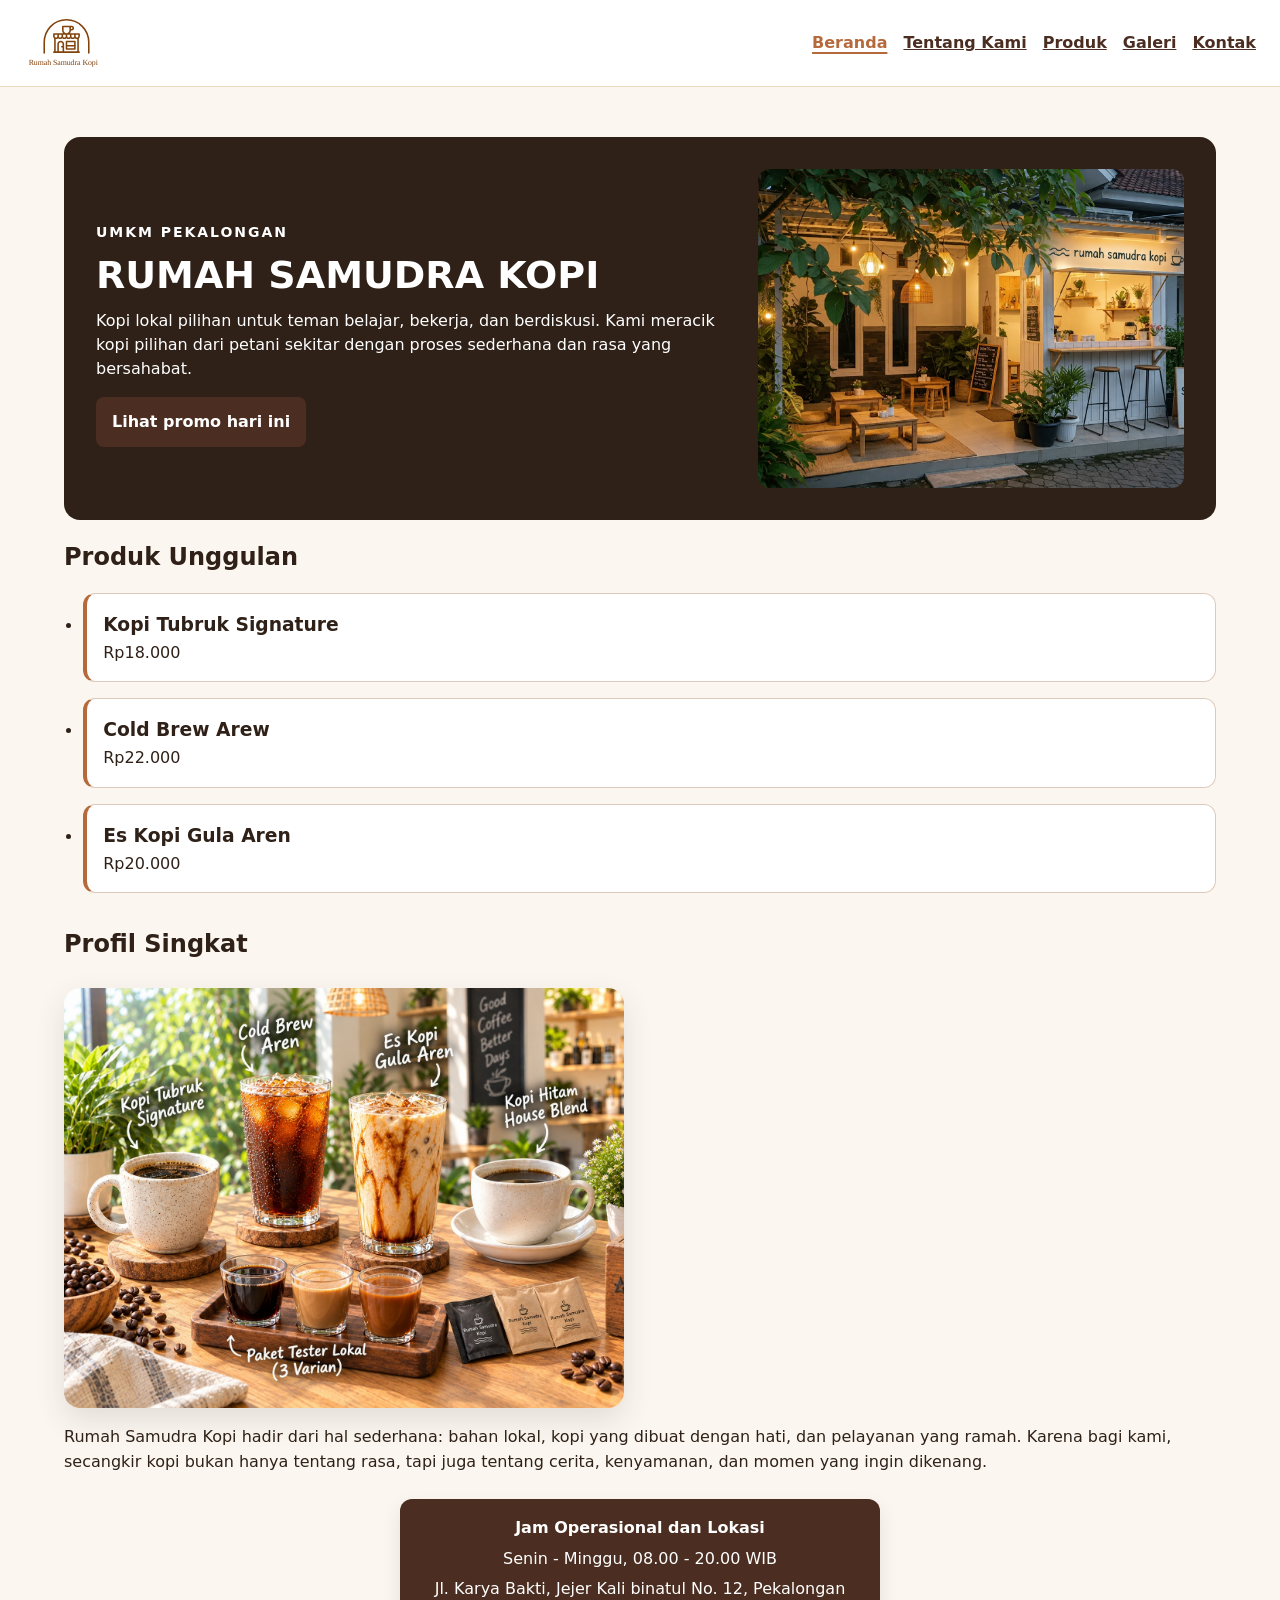
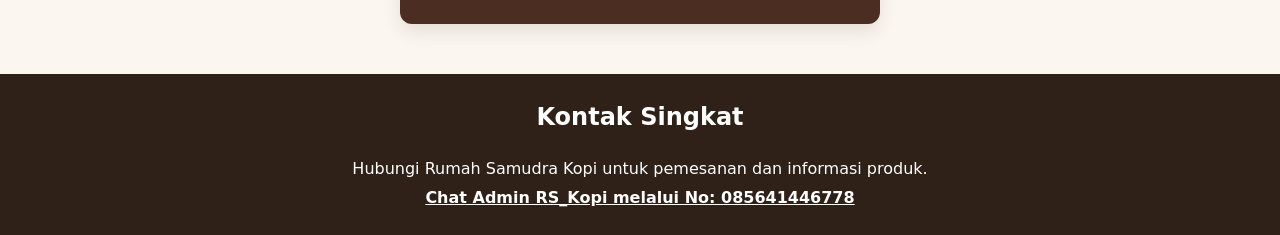
<file: index.html>
<!doctype html>
<html lang="id">
    <head>
        <meta charset="utf-8" />
        <meta name="viewport" content="width=device-width, initial-scale=1" />
        <title>Rumah Samudra Kopi - Website UMKM</title>
        <link rel="stylesheet" href="css/style.css" />
    </head>
    <body>
        <a class="skip-link" href="#beranda">Lewati ke konten utama</a>

        <header class="site-header">
            <a class="brand" href="index.html" aria-label="Rumah Samudra Kopi">
                <img class="brand-logo" src="assets/images/logo_rumah_samudra_kopi.svg" width="666" height="480" alt="Logo Rumah Samudra Kopi" />
            </a>
            <nav aria-label="Navigasi utama">
                <a class="active" aria-current="page" href="index.html">Beranda</a>
                <a href="tentang.html">Tentang Kami</a>
                <a href="produk.html">Produk</a>
                <a href="galeri.html">Galeri</a>
                <a href="kontak.html">Kontak</a>
            </nav>
        </header>

        <main id="beranda" class="page">
            <section class="hero" aria-labelledby="hero-title">
                <div class="hero-content">
                    <p class="eyebrow">UMKM Pekalongan</p>
                    <h1 id="hero-title">RUMAH SAMUDRA KOPI</h1>
                    <p>Kopi lokal pilihan untuk teman belajar, bekerja, dan berdiskusi.
                        Kami meracik kopi pilihan dari petani sekitar dengan proses
                        sederhana dan rasa yang bersahabat.
                    </p>
                    <button id="promoButton" type="button">Lihat promo hari ini</button>
                </div>
                <img class="hero-image" src="assets/images/rumah_samudra_kopi.avif" width="1673" height="940" alt="Suasana bagian depan Rumah Samudra Kopi" />
            </section>

            <section aria-labelledby="produk-title">
                <h2 id="produk-title">Produk Unggulan</h2>
                <ul class="products">
                    <li><article><h3>Kopi Tubruk Signature</h3><p>Rp18.000</p></article></li>
                    <li><article><h3>Cold Brew Arew</h3><p>Rp22.000</p></article></li>
                    <li><article><h3>Es Kopi Gula Aren</h3><p>Rp20.000</p></article></li>
                </ul>
            </section>

            <section class="profile-section" aria-labelledby="info-title">
                <h2 id="info-title">Profil Singkat</h2>
                <img class="profile-image" src="assets/images/rumah_samudra_kopi_menu_tester_3_varian.avif" width="1448" height="1086" alt="Secangkir kopi hitam di atas meja kayu" />
                <p>Rumah Samudra Kopi hadir dari hal sederhana: bahan lokal, kopi yang dibuat dengan hati, dan pelayanan yang ramah. Karena bagi kami, secangkir kopi bukan hanya tentang rasa, tapi juga tentang cerita, kenyamanan, dan momen yang ingin dikenang.</p>
                <div class="info-box" aria-label="Jam operasional dan lokasi">
                    <h3>Jam Operasional dan Lokasi</h3>
                    <p>Senin - Minggu, 08.00 - 20.00 WIB</p>
                    <p>Jl. Karya Bakti, Jejer Kali binatul No. 12, Pekalongan</p>
                </div>
            </section>
        </main>

        <footer id="kontak" class="site-footer">
            <h2>Kontak Singkat</h2>
            <p>Hubungi Rumah Samudra Kopi untuk pemesanan dan informasi produk.</p>
            <a class="whatsapp-link" href="https://wa.me/qr/7OIRVHVPWECVB1">Chat Admin RS_Kopi melalui No: 085641446778</a>
        </footer>
        <script src="js/script.js"></script>
    </body>
</html>
</file>
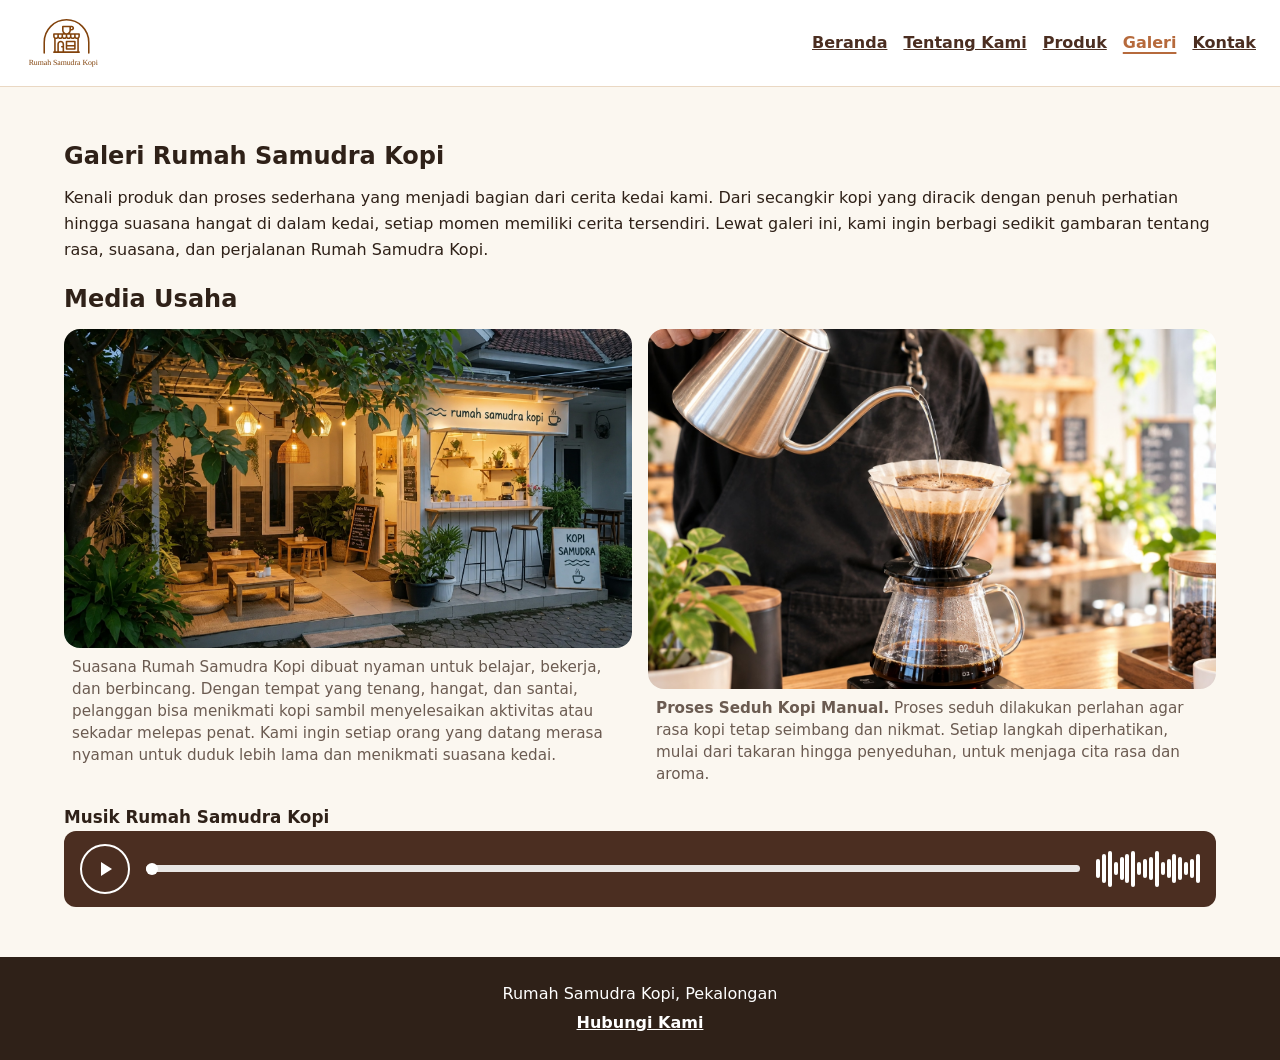
<file: galeri.html>
<!doctype html>
<html lang="id">
    <head>
        <meta charset="utf-8" />
        <meta name="viewport" content="width=device-width, initial-scale=1" />
        <title>Galeri Rumah Samudra Kopi</title>
        <link rel="stylesheet" href="css/style.css" />
    </head>
    <body>
        <a class="skip-link" href="#galeri">Lewati ke konten utama</a>

        <header class="site-header">
            <a class="brand" href="index.html" aria-label="Rumah Samudra Kopi">
                <img class="brand-logo" src="assets/images/logo_rumah_samudra_kopi.svg" width="666" height="480" alt="Logo Rumah Samudra Kopi" />
            </a>
            <nav aria-label="Navigasi utama">
                <a href="index.html">Beranda</a>
                <a href="tentang.html">Tentang Kami</a>
                <a href="produk.html">Produk</a>
                <a class="active" aria-current="page" href="galeri.html">Galeri</a>
                <a href="kontak.html">Kontak</a>
            </nav>
        </header>

        <main id="galeri" class="page">
            <section aria-labelledby="galeri-title">
                <h1 id="galeri-title">Galeri Rumah Samudra Kopi</h1>
                <p>Kenali produk dan proses sederhana yang menjadi bagian dari cerita kedai kami. Dari secangkir kopi yang diracik dengan penuh perhatian hingga suasana hangat di dalam kedai, setiap momen memiliki cerita tersendiri. Lewat galeri ini, kami ingin berbagi sedikit gambaran tentang rasa, suasana, dan perjalanan Rumah Samudra Kopi.</p>
            </section>

            <section aria-labelledby="media-title">
                <h2 id="media-title">Media Usaha</h2>
                <div class="gallery-grid">
                    <figure class="media-card">
                        <img src="assets/images/rumah_samudra_kopi.avif" width="1673" height="940" loading="lazy" alt="Bagian depan Rumah Samudra Kopi dengan area duduk dan tanaman" />
                        <figcaption>Suasana Rumah Samudra Kopi dibuat nyaman untuk belajar, bekerja, dan berbincang. Dengan tempat yang tenang, hangat, dan santai, pelanggan bisa menikmati kopi sambil menyelesaikan aktivitas atau sekadar melepas penat. Kami ingin setiap orang yang datang merasa nyaman untuk duduk lebih lama dan menikmati suasana kedai.</figcaption>
                    </figure>
                    <figure class="media-card">
                        <img src="assets/images/rumah_samudra_kopi2.avif" width="1448" height="1086" loading="lazy" alt="Orang menuang air ke dripper kopi" />
                        <figcaption><strong>Proses Seduh Kopi Manual.</strong> Proses seduh dilakukan perlahan agar rasa kopi tetap seimbang dan nikmat. Setiap langkah diperhatikan, mulai dari takaran hingga penyeduhan, untuk menjaga cita rasa dan aroma.</figcaption>
                    </figure>
                </div>
                <h3 class="audio-title">Musik Rumah Samudra Kopi</h3>
                <div class="audio-player" aria-label="Audio Secangkir Cerita">
                    <audio preload="metadata" src="assets/audio/Secangkir_Cerita.mp3"></audio>
                    <button class="audio-toggle" type="button" aria-label="Putar Secangkir Cerita">
                        <svg class="audio-play-icon" viewBox="0 0 24 24" aria-hidden="true"><path d="M8 5v14l11-7z" /></svg>
                        <svg class="audio-pause-icon" viewBox="0 0 24 24" aria-hidden="true"><path d="M7 5h4v14H7zM15 5h4v14h-4z" /></svg>
                    </button>
                    <input class="audio-progress" type="range" min="0" max="100" value="0" aria-label="Posisi audio Secangkir Cerita" />
                    <span class="audio-waveform" aria-hidden="true"><i></i><i></i><i></i><i></i><i></i><i></i><i></i><i></i><i></i><i></i><i></i><i></i><i></i><i></i><i></i><i></i><i></i><i></i></span>
                    <span class="visually-hidden audio-status" aria-live="polite">Audio siap diputar.</span>
                </div>
            </section>

        </main>

        <footer class="site-footer">
            <p>Rumah Samudra Kopi, Pekalongan</p>
            <a class="whatsapp-link" href="index.html#kontak">Hubungi Kami</a>
        </footer>
        <script src="js/script.js"></script>
    </body>
</html>
</file>
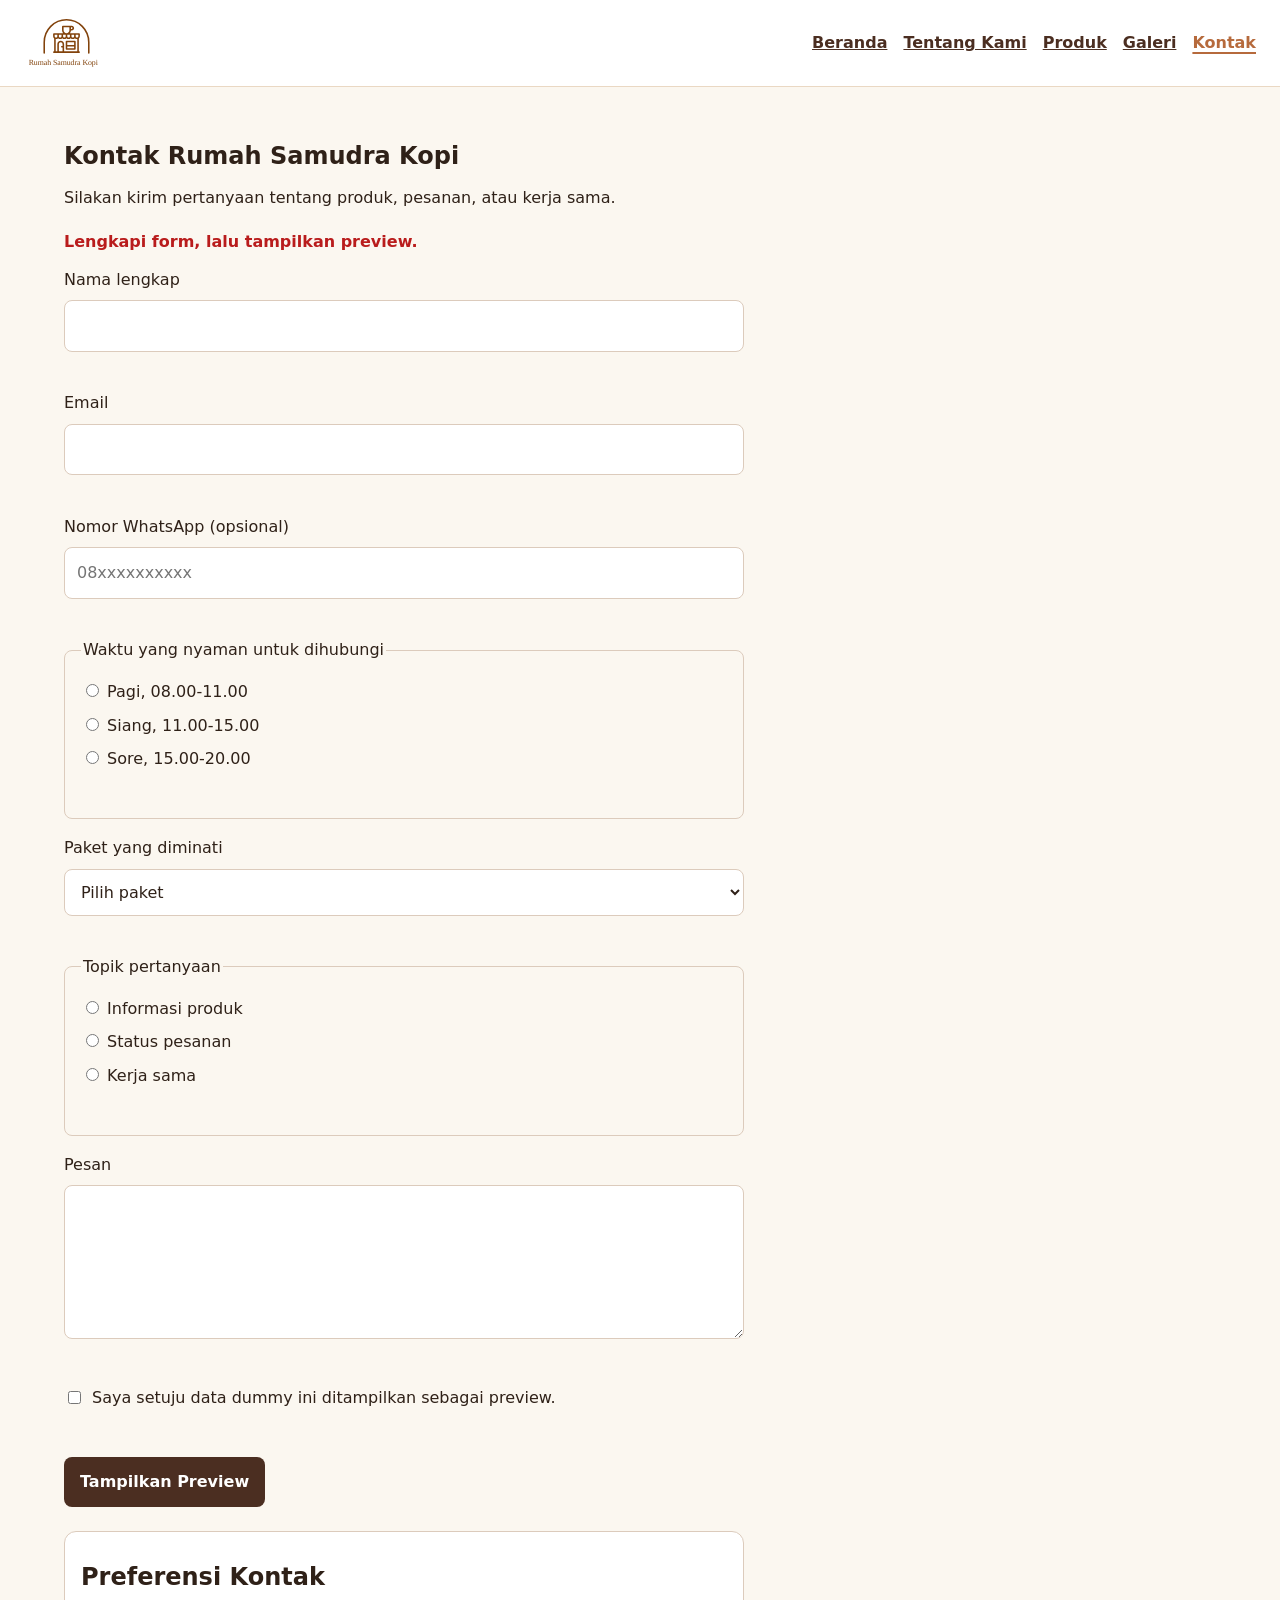
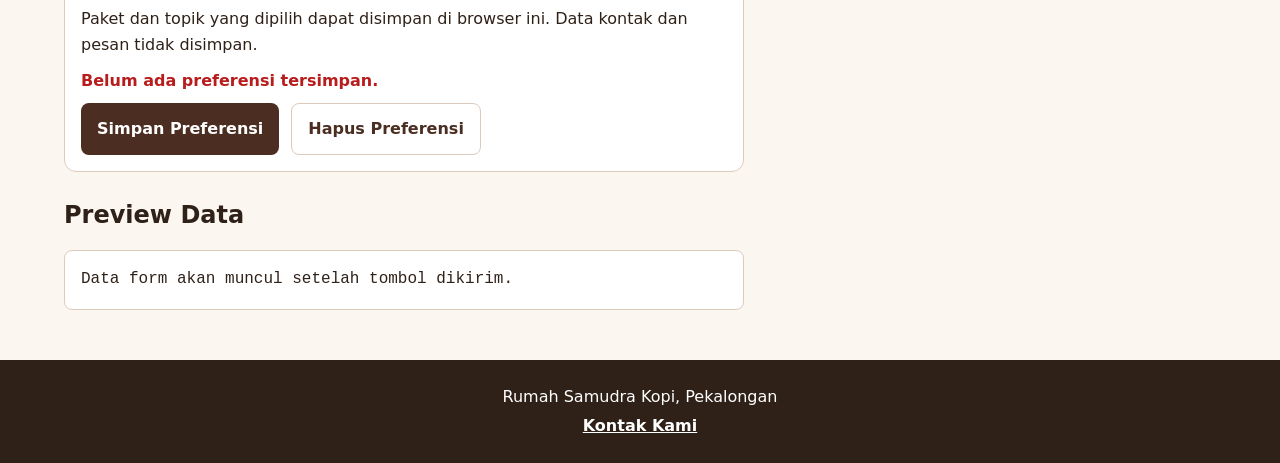
<file: kontak.html>
<!doctype html>
<html lang="id">
    <head>
        <meta charset="utf-8" />
        <meta name="viewport" content="width=device-width, initial-scale=1" />
        <title>Kontak Rumah Samudra Kopi</title>
        <link rel="stylesheet" href="css/style.css" />
        <script src="js/form.js" defer></script>
        <script src="js/newsletter.js" defer></script>
    </head>
    <body>
        <a class="skip-link" href="#konten">Lewati ke konten utama</a>

        <header class="site-header">
            <a class="brand" href="index.html" aria-label="Rumah Samudra Kopi">
                <img class="brand-logo" src="assets/images/logo_rumah_samudra_kopi.svg" width="666" height="480" alt="Logo Rumah Samudra Kopi" />
            </a>
            <nav aria-label="Navigasi utama">
                <a href="index.html">Beranda</a>
                <a href="tentang.html">Tentang Kami</a>
                <a href="produk.html">Produk</a>
                <a href="galeri.html">Galeri</a>
                <a class="active" aria-current="page" href="kontak.html">Kontak</a>
            </nav>
        </header>

        <main id="konten" class="page">
            <section aria-labelledby="kontak-title">
                <h1 id="kontak-title">Kontak Rumah Samudra Kopi</h1>
                <p>Silakan kirim pertanyaan tentang produk, pesanan, atau kerja sama.</p>
            </section>

            <p id="form-feedback" class="form-feedback" aria-live="polite" role="status">Lengkapi form, lalu tampilkan preview.</p>

            <form id="form-kontak" action="#" method="post" novalidate>
                <div class="field">
                    <label for="nama">Nama lengkap</label>
                    <input id="nama" name="nama" type="text" autocomplete="name" required minlength="3" maxlength="80" aria-describedby="nama-error" />
                    <p id="nama-error" class="field-error" aria-live="polite"></p>
                </div>

                <div class="field">
                    <label for="email">Email</label>
                    <input id="email" name="email" type="email" autocomplete="email" required maxlength="120" aria-describedby="email-error" />
                    <p id="email-error" class="field-error" aria-live="polite"></p>
                </div>

                <div class="field">
                    <label for="telepon">Nomor WhatsApp (opsional)</label>
                    <input id="telepon" name="telepon" type="tel" autocomplete="tel" placeholder="08xxxxxxxxxx" pattern="08[0-9]{8,11}" title="Gunakan nomor yang diawali 08, diikuti 8 sampai 11 angka." aria-describedby="telepon-error" />
                    <p id="telepon-error" class="field-error" aria-live="polite"></p>
                </div>

                <fieldset>
                    <legend>Waktu yang nyaman untuk dihubungi</legend>
                    <label><input type="radio" name="waktu" value="pagi" required aria-describedby="waktu-error" /> Pagi, 08.00-11.00</label>
                    <label><input type="radio" name="waktu" value="siang" aria-describedby="waktu-error" /> Siang, 11.00-15.00</label>
                    <label><input type="radio" name="waktu" value="sore" aria-describedby="waktu-error" /> Sore, 15.00-20.00</label>
                    <p id="waktu-error" class="field-error" aria-live="polite"></p>
                </fieldset>

                <div class="field">
                    <label for="paket">Paket yang diminati</label>
                    <select id="paket" name="paket" required aria-describedby="paket-error">
                        <option value="">Pilih paket</option>
                        <option value="rumahan">Paket seduh rumahan</option>
                        <option value="kantor">Paket kantor mingguan</option>
                        <option value="reseller">Paket reseller</option>
                    </select>
                    <p id="paket-error" class="field-error" aria-live="polite"></p>
                </div>

                <fieldset>
                    <legend>Topik pertanyaan</legend>
                    <label><input type="radio" name="topik" value="produk" required aria-describedby="topik-error" /> Informasi produk</label>
                    <label><input type="radio" name="topik" value="pesanan" aria-describedby="topik-error" /> Status pesanan</label>
                    <label><input type="radio" name="topik" value="kerja-sama" aria-describedby="topik-error" /> Kerja sama</label>
                    <p id="topik-error" class="field-error" aria-live="polite"></p>
                </fieldset>

                <div class="field">
                    <label for="pesan">Pesan</label>
                    <textarea id="pesan" name="pesan" rows="5" required minlength="20" maxlength="1000" aria-describedby="pesan-error"></textarea>
                    <p id="pesan-error" class="field-error" aria-live="polite"></p>
                </div>

                <div class="field consent-field">
                    <label for="setuju">
                        <input id="setuju" name="setuju" type="checkbox" value="ya" required aria-describedby="setuju-error" />
                        Saya setuju data dummy ini ditampilkan sebagai preview.
                    </label>
                    <p id="setuju-error" class="field-error" aria-live="polite"></p>
                </div>

                <button type="submit">Tampilkan Preview</button>
            </form>

            <section class="preference-panel" aria-labelledby="preferensi-title">
                <h2 id="preferensi-title">Preferensi Kontak</h2>
                <p>Paket dan topik yang dipilih dapat disimpan di browser ini. Data kontak dan pesan tidak disimpan.</p>
                <p id="preferensi-status" class="form-feedback" aria-live="polite">Preferensi belum dimuat.</p>
                <div class="preference-actions">
                    <button id="simpan-preferensi" type="button">Simpan Preferensi</button>
                    <button id="hapus-preferensi" class="secondary-button" type="button">Hapus Preferensi</button>
                </div>
            </section>

            <section aria-labelledby="preview-title">
                <h2 id="preview-title">Preview Data</h2>
                <pre id="preview-form" aria-live="polite">Data form akan muncul setelah tombol dikirim.</pre>
            </section>
        </main>

        <footer class="site-footer">
            <p>Rumah Samudra Kopi, Pekalongan</p>
            <a class="whatsapp-link" href="https://wa.me/qr/7OIRVHVPWECVB1">Kontak Kami</a>
        </footer>
    </body>
</html>
</file>
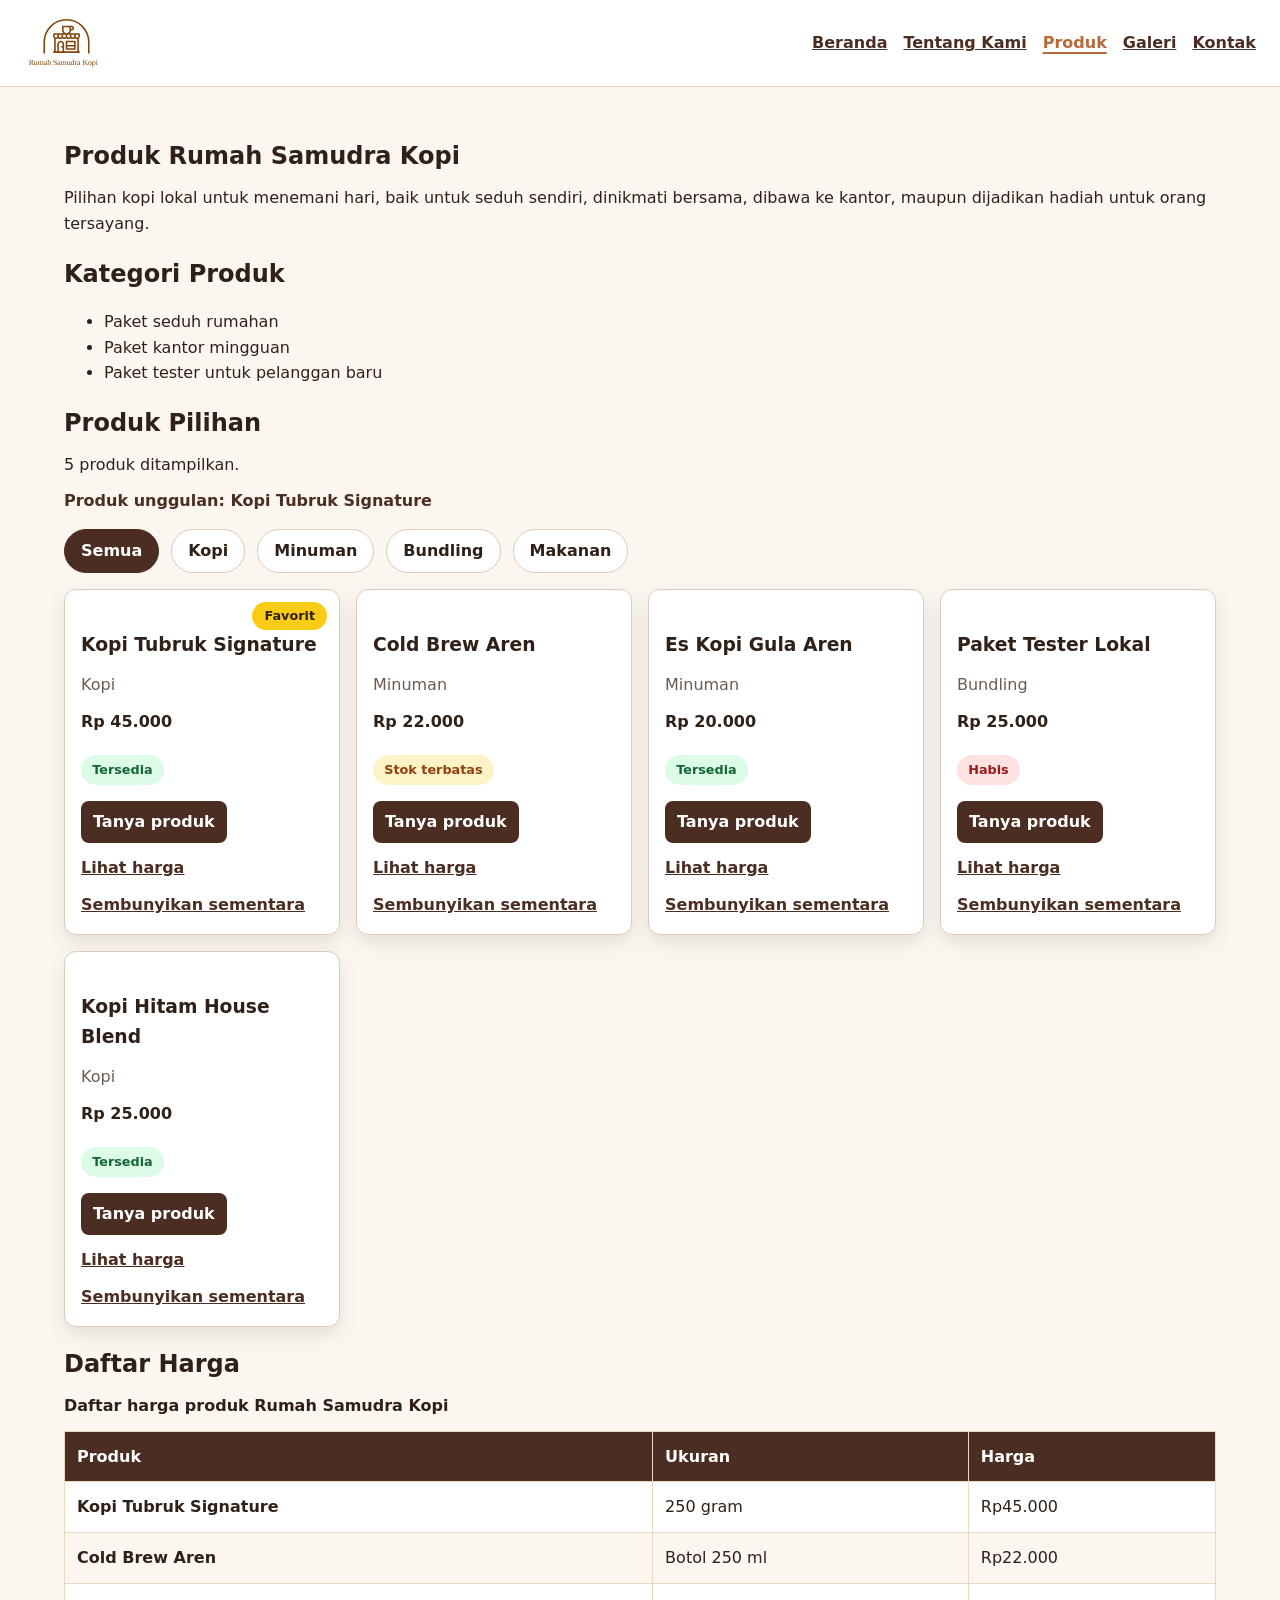
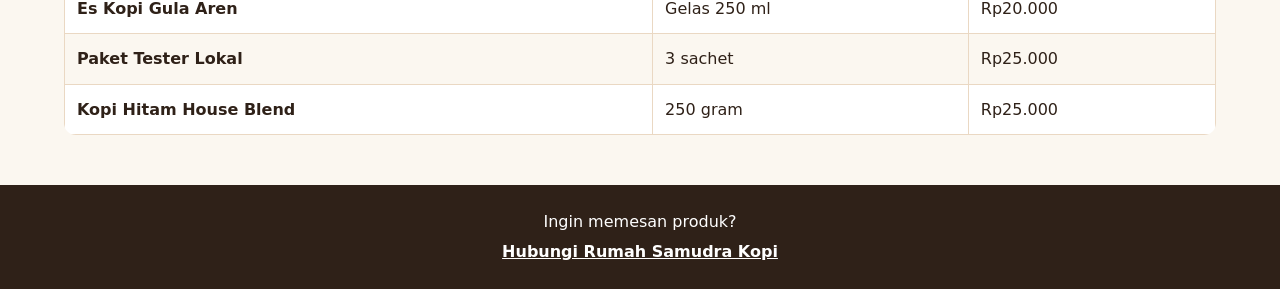
<file: produk.html>
<!doctype html>
<html lang="id">
    <head>
        <meta charset="utf-8" />
        <meta name="viewport" content="width=device-width, initial-scale=1" />
        <title>Produk Rumah Samudra Kopi</title>
        <link rel="stylesheet" href="css/style.css" />
    </head>
    <body>
        <a class="skip-link" href="#produk">Lewati ke konten utama</a>

        <header class="site-header">
            <a class="brand" href="index.html" aria-label="Rumah Samudra Kopi">
                <img class="brand-logo" src="assets/images/logo_rumah_samudra_kopi.svg" width="666" height="480" alt="Logo Rumah Samudra Kopi" />
            </a>
            <nav aria-label="Navigasi utama">
                <a href="index.html">Beranda</a>
                <a href="tentang.html">Tentang Kami</a>
                <a class="active" aria-current="page" href="produk.html">Produk</a>
                <a href="galeri.html">Galeri</a>
                <a href="kontak.html">Kontak</a>
            </nav>
        </header>

        <main id="produk" class="page">
            <section aria-labelledby="produk-title">
                <h1 id="produk-title">Produk Rumah Samudra Kopi</h1>
                <p>Pilihan kopi lokal untuk menemani hari, baik untuk seduh sendiri, dinikmati bersama, dibawa ke kantor, maupun dijadikan hadiah untuk orang tersayang.</p>
            </section>

            <section aria-labelledby="kategori-title">
                <h2 id="kategori-title">Kategori Produk</h2>
                <ul>
                    <li>Paket seduh rumahan</li>
                    <li>Paket kantor mingguan</li>
                    <li>Paket tester untuk pelanggan baru</li>
                </ul>
            </section>

            <section aria-labelledby="produk-dinamis-title">
                <h2 id="produk-dinamis-title">Produk Pilihan</h2>
                <p id="produk-ringkasan" class="produk-status" aria-live="polite">Produk belum dimuat.</p>
                <p id="produk-unggulan">Produk unggulan akan ditentukan melalui JavaScript.</p>

                <div class="filter-bar" role="group" aria-label="Filter kategori produk">
                    <button class="filter-button is-active" type="button" data-filter="Semua" aria-pressed="true">Semua</button>
                    <button class="filter-button" type="button" data-filter="Kopi" aria-pressed="false">Kopi</button>
                    <button class="filter-button" type="button" data-filter="Minuman" aria-pressed="false">Minuman</button>
                    <button class="filter-button" type="button" data-filter="Bundling" aria-pressed="false">Bundling</button>
                    <button class="filter-button" type="button" data-filter="Makanan" aria-pressed="false">Makanan</button>
                </div>

                <div id="produk-dinamis" class="js-product-grid" aria-live="polite"></div>
            </section>

            <section aria-labelledby="harga-title">
                <h2 id="harga-title">Daftar Harga</h2>
                <div class="table-scroll" role="region" aria-labelledby="daftar-harga-caption" tabindex="0">
                    <table>
                        <caption id="daftar-harga-caption">Daftar harga produk Rumah Samudra Kopi</caption>
                        <thead>
                            <tr>
                                <th scope="col">Produk</th>
                                <th scope="col">Ukuran</th>
                                <th scope="col">Harga</th>
                            </tr>
                        </thead>
                        <tbody>
                            <tr>
                                <th scope="row">Kopi Tubruk Signature</th>
                                <td>250 gram</td>
                                <td>Rp45.000</td>
                            </tr>
                            <tr>
                                <th scope="row">Cold Brew Aren</th>
                                <td>Botol 250 ml</td>
                                <td>Rp22.000</td>
                            </tr>
                            <tr>
                                <th scope="row">Es Kopi Gula Aren</th>
                                <td>Gelas 250 ml</td>
                                <td>Rp20.000</td>
                            </tr>
                            <tr>
                                <th scope="row">Paket Tester Lokal</th>
                                <td>3 sachet</td>
                                <td>Rp25.000</td>
                            </tr>
                            <tr>
                                <th scope="row">Kopi Hitam House Blend</th>
                                <td>250 gram</td>
                                <td>Rp25.000</td>
                            </tr>
                        </tbody>
                    </table>
                </div>
            </section>
        </main>

        <footer class="site-footer">
            <p>Ingin memesan produk?</p>
            <a class="whatsapp-link" href="index.html#kontak">Hubungi Rumah Samudra Kopi</a>
        </footer>
        <script src="js/app.js" defer></script>
        <script src="js/script.js"></script>
    </body>
</html>
</file>
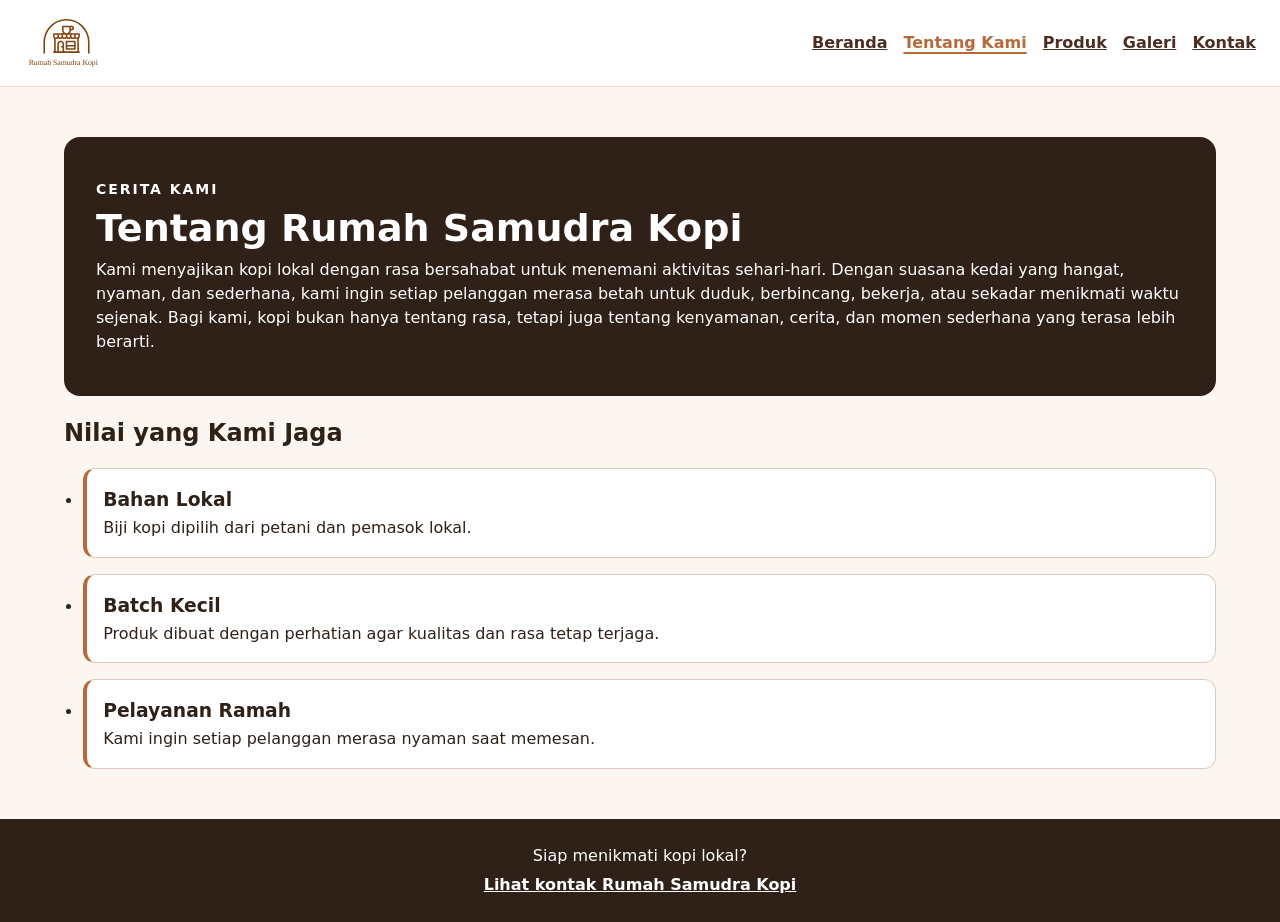
<file: tentang.html>
<!doctype html>
<html lang="id">
    <head>
        <meta charset="utf-8" />
        <meta name="viewport" content="width=device-width, initial-scale=1" />
        <title>Tentang Rumah Samudra Kopi</title>
        <link rel="stylesheet" href="css/style.css" />
    </head>
    <body>
        <a class="skip-link" href="#tentang">Lewati ke konten utama</a>

        <header class="site-header">
            <a class="brand" href="index.html" aria-label="Rumah Samudra Kopi">
                <img class="brand-logo" src="assets/images/logo_rumah_samudra_kopi.svg" width="666" height="480" alt="Logo Rumah Samudra Kopi" />
            </a>
            <nav aria-label="Navigasi utama">
                <a href="index.html">Beranda</a>
                <a class="active" aria-current="page" href="tentang.html">Tentang Kami</a>
                <a href="produk.html">Produk</a>
                <a href="galeri.html">Galeri</a>
                <a href="kontak.html">Kontak</a>
            </nav>
        </header>

        <main id="tentang" class="page">
            <section class="hero hero-about" aria-labelledby="tentang-title">
                <p class="eyebrow">Cerita Kami</p>
                <h1 id="tentang-title">Tentang Rumah Samudra Kopi</h1>
                <p>Kami menyajikan kopi lokal dengan rasa bersahabat untuk menemani aktivitas sehari-hari. Dengan suasana kedai yang hangat, nyaman, dan sederhana, kami ingin setiap pelanggan merasa betah untuk duduk, berbincang, bekerja, atau sekadar menikmati waktu sejenak. Bagi kami, kopi bukan hanya tentang rasa, tetapi juga tentang kenyamanan, cerita, dan momen sederhana yang terasa lebih berarti.</p>
            </section>

            <section aria-labelledby="nilai-title">
                <h2 id="nilai-title">Nilai yang Kami Jaga</h2>
                <ul class="values-list">
                    <li><article><h3>Bahan Lokal</h3><p>Biji kopi dipilih dari petani dan pemasok lokal.</p></article></li>
                    <li><article><h3>Batch Kecil</h3><p>Produk dibuat dengan perhatian agar kualitas dan rasa tetap terjaga.</p></article></li>
                    <li><article><h3>Pelayanan Ramah</h3><p>Kami ingin setiap pelanggan merasa nyaman saat memesan.</p></article></li>
                </ul>
            </section>
        </main>

        <footer class="site-footer">
            <p>Siap menikmati kopi lokal?</p>
            <a class="whatsapp-link" href="index.html#kontak">Lihat kontak Rumah Samudra Kopi</a>
        </footer>
        <script src="js/script.js"></script>
    </body>
</html>
</file>
<file: css/style.css>
:root {
    --color-primary: #4b2e21;
    --color-primary-strong: #2f2118;
    --color-accent: #b66a3c;
    --color-text: #2f2118;
    --color-muted: #6b5b51;
    --color-surface: #ffffff;
    --color-page: #fbf7f0;
    --color-border: #dccbbc;
    --color-border-soft: #ead8c3;
    --color-focus: #1d4ed8;
    --color-on-primary: #ffffff;
    --space-1: 0.5rem;
    --space-2: 0.75rem;
    --space-3: 1rem;
    --space-4: 1.5rem;
    --space-5: 2rem;
    --radius-sm: 0.5rem;
    --radius-md: 0.75rem;
    --radius-lg: 1rem;
    --radius-xs: 0.25rem;
    --radius-pill: 999px;
    --shadow-card: 0 0.75rem 1.875rem rgb(47 33 24 / 0.12);
    --shadow-soft: 0 0.5rem 1.125rem rgb(75 46 33 / 0.12);
}

*,
*::before,
*::after {
    box-sizing: border-box;
}

body {
    margin: 0;
    color: var(--color-text);
    background-color: var(--color-page);
    font-family: system-ui, -apple-system, BlinkMacSystemFont, "Segoe UI", sans-serif;
    font-size: 1rem;
    line-height: 1.6;
}

button,
input,
textarea,
select {
    font: inherit;
}

.skip-link {
    position: absolute;
    top: -3rem;
    left: 1rem;
    z-index: 2;
    padding: var(--space-1) var(--space-2);
    color: var(--color-on-primary);
    background: var(--color-primary-strong);
    border-radius: var(--radius-sm);
}

.skip-link:focus {
    top: 1rem;
}

.site-header {
    display: flex;
    flex-direction: column;
    align-items: flex-start;
    gap: var(--space-3);
    min-width: 0;
    padding: var(--space-1) var(--space-4);
    background: var(--color-surface);
    border-bottom: 1px solid var(--color-border-soft);
}

.brand {
    display: inline-flex;
    align-items: center;
    justify-content: center;
    text-decoration: none;
    white-space: nowrap;
    line-height: 1;
    flex: 0 0 auto;
}

.brand-logo {
    display: block;
    width: 85px;
    height: 70px;
    object-fit: contain;
    border-radius: var(--radius-sm);
}

nav {
    display: flex;
    align-items: center;
    gap: var(--space-2) var(--space-3);
    flex-wrap: wrap;
    min-width: 0;
}

nav a,
.whatsapp-link {
    color: var(--color-primary);
    font-weight: 700;
}

nav a.active {
    color: var(--color-accent);
    text-decoration: underline;
    text-decoration-thickness: 2px;
    text-underline-offset: 4px;
}

:focus-visible {
    outline: 3px solid var(--color-focus);
    outline-offset: 3px;
    border-radius: var(--radius-sm);
}

.page {
    width: min(100% - 2rem, 72rem);
    margin: 0 auto;
    padding-block: clamp(1.5rem, 4vw, 2rem);
}

.hero {
    display: grid;
    grid-template-columns: 1fr;
    align-items: center;
    gap: var(--space-4);
    padding: clamp(1rem, 3vw, 2rem);
    color: var(--color-on-primary);
    background: var(--color-primary-strong);
    border-radius: var(--radius-lg);
}

.hero-content {
    min-width: 0;
}

.hero-about {
    grid-template-columns: minmax(0, 1fr);
    align-content: start;
    gap: 0;
}

.page > .hero-about > .eyebrow {
    margin-bottom: 0;
}

.page > .hero-about > h1 {
    margin: var(--space-1) 0;
}

.hero > p:not(.eyebrow) {
    grid-column: 1 / -1;
}

.hero-about > p:not(.eyebrow) {
    margin-top: 0;
}

.hero-image {
    display: block;
    width: 100%;
    aspect-ratio: 4 / 3;
    object-fit: cover;
    border-radius: var(--radius-md);
}

.hero h1 {
    margin: var(--space-2) 0;
    font-size: clamp(2rem, 1.5rem + 2vw, 2.375rem);
    line-height: 1.1;
    font-weight: 700;
}

.hero p {
    margin: var(--space-2) 0 var(--space-3);
    line-height: 1.5;
    font-weight: 400;
}

.hero .eyebrow {
    margin-bottom: var(--space-2);
    font-size: 0.875rem;
    font-weight: 700;
}

section {
    margin-block: 18px;
}

.page > section > h1,
.page > section > h2,
.page > section > p {
    margin-top: 10px;
    margin-bottom: 10px;
}

.media-title {
    margin: var(--space-1) 0;
    font-size: 1.25rem;
    line-height: 1.3;
}

.eyebrow {
    margin: 0 0 var(--space-2);
    letter-spacing: 0.14em;
    text-transform: uppercase;
}

.products {
    padding-left: 1.2rem;
}

.products article,
.values-list article {
    padding: var(--space-3);
    margin-bottom: var(--space-3);
    background: var(--color-surface);
    border: 1px solid var(--color-border);
    border-left: 4px solid var(--color-accent);
    border-radius: var(--radius-md);
}

.products h3,
.products p,
.values-list h3,
.values-list p {
    margin: 0;
}

.product-grid {
    display: grid;
    grid-template-columns: minmax(0, 1fr);
    gap: var(--space-3);
}

.js-product-grid {
    display: grid;
    grid-template-columns: repeat(auto-fit, minmax(14rem, 1fr));
    gap: var(--space-3);
}

.filter-bar {
    display: flex;
    flex-wrap: wrap;
    gap: var(--space-2);
    margin-block: var(--space-3);
}

.filter-button {
    padding: var(--space-1) var(--space-3);
    color: var(--color-text);
    background: var(--color-surface);
    border: 1px solid var(--color-border);
    border-radius: var(--radius-pill);
}

.filter-button:hover,
.filter-button:focus-visible {
    color: var(--color-text);
    background: var(--color-surface);
    border-color: var(--color-primary);
    outline: 3px solid rgb(37 99 235 / 20%);
    outline-offset: 2px;
}

.filter-button.is-active {
    color: var(--color-on-primary);
    background: var(--color-primary);
    border-color: var(--color-primary);
}

#produk-unggulan {
    color: var(--color-primary);
    font-weight: 700;
}

.js-product-card {
    position: relative;
    display: flex;
    flex-direction: column;
    min-width: 0;
    padding: var(--space-3);
    background: var(--color-surface);
    border: 1px solid var(--color-border);
    border-radius: var(--radius-md);
    box-shadow: var(--shadow-soft);
}

.js-product-card h3,
.js-product-card p {
    margin: 0 0 var(--space-2);
}

.js-product-card h3 {
    padding-block-start: var(--space-4);
}

.js-product-card .price {
    color: var(--color-primary-strong);
    font-weight: 700;
}

.js-product-card .category-note {
    color: var(--color-muted);
}

.empty-state {
    grid-column: 1 / -1;
    padding: var(--space-3);
    color: var(--color-muted);
    background: var(--color-surface);
    border: 1px dashed var(--color-border);
    border-radius: var(--radius-md);
}

.hide-product-button {
    padding: 0;
    color: var(--color-primary);
    background: transparent;
    text-decoration: underline;
}

.hide-product-button:hover,
.hide-product-button:focus-visible {
    color: var(--color-primary-strong);
    background: transparent;
}

.stock-badge {
    display: inline-flex;
    align-self: flex-start;
    margin-block: var(--space-1) 0;
    padding: 0.3rem 0.7rem;
    border-radius: var(--radius-pill);
    font-size: 0.8rem;
    font-weight: 700;
    background: #dcfce7;
    color: #166534;
}

.stock-badge.warning {
    background: #fef3c7;
    color: #92400e;
}

.stock-badge.empty {
    background: #fee2e2;
    color: #991b1b;
}

.product-card {
    position: relative;
    display: flex;
    flex-direction: column;
    min-width: 0;
    padding: var(--space-3);
    background: var(--color-surface);
    border: 1px solid var(--color-border);
    border-radius: var(--radius-md);
}

.product-badge {
    position: absolute;
    inset-block-start: var(--space-2);
    inset-inline-end: var(--space-2);
    padding: 0.25rem var(--space-2);
    color: var(--color-text);
    background: #facc15;
    border-radius: var(--radius-pill);
    font-size: 0.8rem;
    font-weight: 700;
}

.product-card h3 {
    margin: 0 0 var(--space-2);
    padding-block-start: var(--space-4);
}

.product-card p {
    margin: 0 0 var(--space-2);
}

.product-card .price {
    font-weight: 700;
}

.card-actions {
    display: flex;
    flex-wrap: wrap;
    align-items: center;
    gap: var(--space-2);
    margin-top: auto;
    padding-top: var(--space-3);
}

.card-actions .button {
    display: inline-block;
    padding: var(--space-1) var(--space-2);
    color: var(--color-on-primary);
    background: var(--color-primary);
    border-radius: var(--radius-sm);
    font-weight: 700;
    text-decoration: none;
}

.card-actions .button:hover {
    background: var(--color-primary-strong);
}

.card-actions > a:not(.button) {
    color: var(--color-primary);
    font-weight: 700;
}

.profile-section {
    margin-top: var(--space-5);
}

.profile-image {
    display: block;
    width: 100%;
    max-width: 560px;
    height: auto;
    aspect-ratio: 4 / 3;
    margin: var(--space-4) 0 var(--space-3);
    object-fit: cover;
    object-position: center;
    border-radius: var(--radius-lg);
    box-shadow: var(--shadow-card);
}

.info-box {
    width: min(100%, 480px);
    margin: var(--space-4) auto 0;
    padding: var(--space-3);
    color: var(--color-on-primary);
    background: var(--color-primary);
    border-radius: var(--radius-md);
    text-align: center;
    box-shadow: var(--shadow-soft);
}

.info-box h3 {
    margin: 0 0 var(--space-1);
    font-size: 1rem;
    font-weight: 700;
}

.info-box p {
    margin: var(--space-1) 0;
    line-height: 1.35;
    font-weight: 400;
}

.values-list {
    padding-left: 1.2rem;
}

button {
    padding: var(--space-2) var(--space-3);
    color: var(--color-on-primary);
    font-weight: 700;
    cursor: pointer;
    background: var(--color-primary);
    border: 0;
    border-radius: var(--radius-sm);
}

button:hover {
    background: var(--color-primary-strong);
}

.site-footer {
    padding: 24px;
    color: var(--color-on-primary);
    text-align: center;
    background: var(--color-primary-strong);
}

.site-footer p {
    margin: 0 0 4px;
}

.site-footer h2 {
    margin-top: 0;
}

.site-footer .whatsapp-link {
    color: var(--color-on-primary);
}

img {
    max-width: 100%;
    height: auto;
}

figure {
    margin: 0 0 16px;
}

figcaption {
    margin-top: 8px;
    color: var(--color-muted);
}

.gallery-grid {
    display: grid;
    grid-template-columns: minmax(0, 1fr);
    gap: var(--space-3);
}

.audio-title {
    margin: 6px 0 2px;
    font-size: 1.05rem;
    line-height: 1.3;
}

.audio-player {
    display: flex;
    align-items: center;
    gap: var(--space-3);
    min-height: 76px;
    padding: var(--space-2) var(--space-3);
    color: var(--color-on-primary);
    background: var(--color-primary);
    border-radius: var(--radius-md);
}

.audio-toggle {
    display: grid;
    flex: 0 0 50px;
    place-items: center;
    width: 50px;
    height: 50px;
    padding: 0;
    color: var(--color-on-primary);
    background: transparent;
    border: 2px solid currentColor;
    border-radius: var(--radius-pill);
}

.audio-toggle svg {
    width: 24px;
    height: 24px;
    fill: currentColor;
}

.audio-pause-icon,
.audio-player.is-playing .audio-play-icon {
    display: none;
}

.audio-player.is-playing .audio-pause-icon {
    display: block;
}

.audio-progress {
    flex: 1 1 auto;
    min-width: 30px;
    height: 24px;
    margin: 0;
    -webkit-appearance: none;
    -moz-appearance: none;
    appearance: none;
    background: transparent;
    cursor: pointer;
}

.audio-progress::-webkit-slider-runnable-track {
    height: 7px;
    background: rgb(255 255 255 / 0.88);
    border-radius: var(--radius-pill);
}

.audio-progress::-moz-range-track {
    height: 7px;
    background: rgb(255 255 255 / 0.88);
    border-radius: var(--radius-pill);
}

.audio-progress::-webkit-slider-thumb {
    width: 12px;
    height: 12px;
    margin-top: -2.5px;
    -webkit-appearance: none;
    -moz-appearance: none;
    appearance: none;
    background: var(--color-surface);
    border: 0;
    border-radius: var(--radius-pill);
}

.audio-progress::-moz-range-thumb {
    width: 12px;
    height: 12px;
    background: var(--color-surface);
    border: 0;
    border-radius: var(--radius-pill);
}

.audio-waveform {
    display: flex;
    flex: 0 0 104px;
    align-items: center;
    justify-content: space-between;
    height: 36px;
    overflow: hidden;
}

.audio-waveform i {
    width: 4px;
    height: 35%;
    background: var(--color-on-primary);
    border-radius: var(--radius-xs);
}

.audio-waveform i:nth-child(4n + 1) { height: 52%; }
.audio-waveform i:nth-child(4n + 2) { height: 78%; }
.audio-waveform i:nth-child(4n + 3) { height: 100%; }
.audio-waveform i:nth-child(5n) { height: 64%; }

.visually-hidden {
    position: absolute;
    width: 1px;
    height: 1px;
    padding: 0;
    margin: -1px;
    overflow: hidden;
    clip: rect(0, 0, 0, 0);
    white-space: nowrap;
    border: 0;
}

.audio-player.has-error {
    flex-wrap: wrap;
}

.audio-player.has-error .audio-status {
    position: static;
    width: auto;
    height: auto;
    flex-basis: 100%;
    margin: 0;
    padding: 0 4px 2px;
    overflow: visible;
    clip: auto;
    white-space: normal;
    font-size: 0.8rem;
}

.media-card img {
    display: block;
    width: 100%;
    max-height: 360px;
    object-fit: cover;
    border-radius: var(--radius-lg);
}

.media-card figcaption {
    margin-top: var(--space-1);
    padding: 0 var(--space-1);
    font-size: 0.95rem;
    line-height: 1.45;
}

.table-scroll {
    max-width: 100%;
    overflow-x: auto;
    border-radius: var(--radius-md);
}

.table-scroll:focus-visible {
    outline: 3px solid var(--color-focus);
    outline-offset: 3px;
}

.field {
    margin-bottom: var(--space-3);
}

.field label {
    display: block;
    margin-bottom: var(--space-1);
}

.field input,
.field select,
.field textarea {
    width: 100%;
    padding: var(--space-2);
    color: var(--color-text);
    border: 1px solid var(--color-border);
    border-radius: var(--radius-sm);
    background: var(--color-surface);
}

.field input[type="radio"],
.field input[type="checkbox"] {
    width: auto;
}

fieldset {
    display: flex;
    flex-direction: column;
    gap: var(--space-1);
    margin: 0 0 var(--space-3);
    padding: var(--space-3);
    border: 1px solid var(--color-border);
    border-radius: var(--radius-sm);
}

fieldset label {
    font-weight: 400;
}

#form-kontak {
    max-width: 680px;
}

.field-error,
.form-feedback {
    margin: 0;
    color: #b91c1c;
    font-weight: 700;
}

.field-error {
    min-height: 1.4rem;
}

.form-feedback {
    max-width: 680px;
    margin-block: var(--space-2);
}

.form-feedback.success {
    color: #166534;
}

[aria-invalid="true"] {
    border-color: #b91c1c;
    box-shadow: 0 0 0 3px rgb(185 28 28 / 15%);
}

.consent-field label {
    display: flex;
    align-items: flex-start;
    gap: var(--space-1);
}

.consent-field input {
    flex: 0 0 auto;
    margin-top: 0.35em;
}

.preference-panel {
    max-width: 680px;
    margin-block: var(--space-4);
    padding: var(--space-3);
    background: var(--color-surface);
    border: 1px solid var(--color-border);
    border-radius: var(--radius-md);
}

.preference-panel h2 {
    margin-top: 0;
}

.preference-actions {
    display: flex;
    flex-wrap: wrap;
    gap: var(--space-2);
}

.secondary-button {
    color: var(--color-primary);
    background: var(--color-surface);
    border: 1px solid var(--color-border);
}

.secondary-button:hover {
    color: var(--color-on-primary);
    background: var(--color-primary-strong);
}

#preview-form {
    max-width: 680px;
    padding: var(--space-3);
    white-space: pre-wrap;
    background: var(--color-surface);
    border: 1px solid var(--color-border);
    border-radius: var(--radius-sm);
}

table {
    width: 100%;
    min-width: 40rem;
    border-collapse: collapse;
    background: var(--color-surface);
}

@media (min-width: 42rem) {
    .site-header {
        flex-direction: row;
        align-items: center;
        justify-content: space-between;
    }

    .gallery-grid {
        grid-template-columns: repeat(2, minmax(0, 1fr));
    }
}

@media (min-width: 48rem) {
    .hero:not(.hero-about) {
        grid-template-columns: minmax(0, 1.2fr) minmax(0, 0.8fr);
    }

    .product-grid {
        grid-template-columns: repeat(2, minmax(0, 1fr));
    }
}

@media (min-width: 60rem) {
    .product-grid {
        grid-template-columns: repeat(3, minmax(0, 1fr));
    }
}

caption {
    margin-bottom: var(--space-2);
    font-weight: 700;
    text-align: left;
}

th,
td {
    padding: var(--space-2);
    text-align: left;
    border: 1px solid var(--color-border-soft);
}

thead {
    color: var(--color-on-primary);
    background: var(--color-primary);
}

tbody th {
    font-weight: 700;
}

tbody tr:nth-child(even) {
    background: var(--color-page);
}

@media (max-width: 640px) {
    nav {
        gap: 10px;
        font-size: 0.9rem;
    }

    .audio-player {
        gap: 10px;
        min-height: 68px;
        padding: var(--space-1) var(--space-2);
        border-radius: var(--radius-md);
    }

    .audio-toggle {
        flex-basis: 44px;
        width: 44px;
        height: 44px;
    }

    .audio-waveform {
        flex-basis: 64px;
        height: 32px;
    }

    .audio-waveform i {
        width: 3px;
    }

}
</file>
